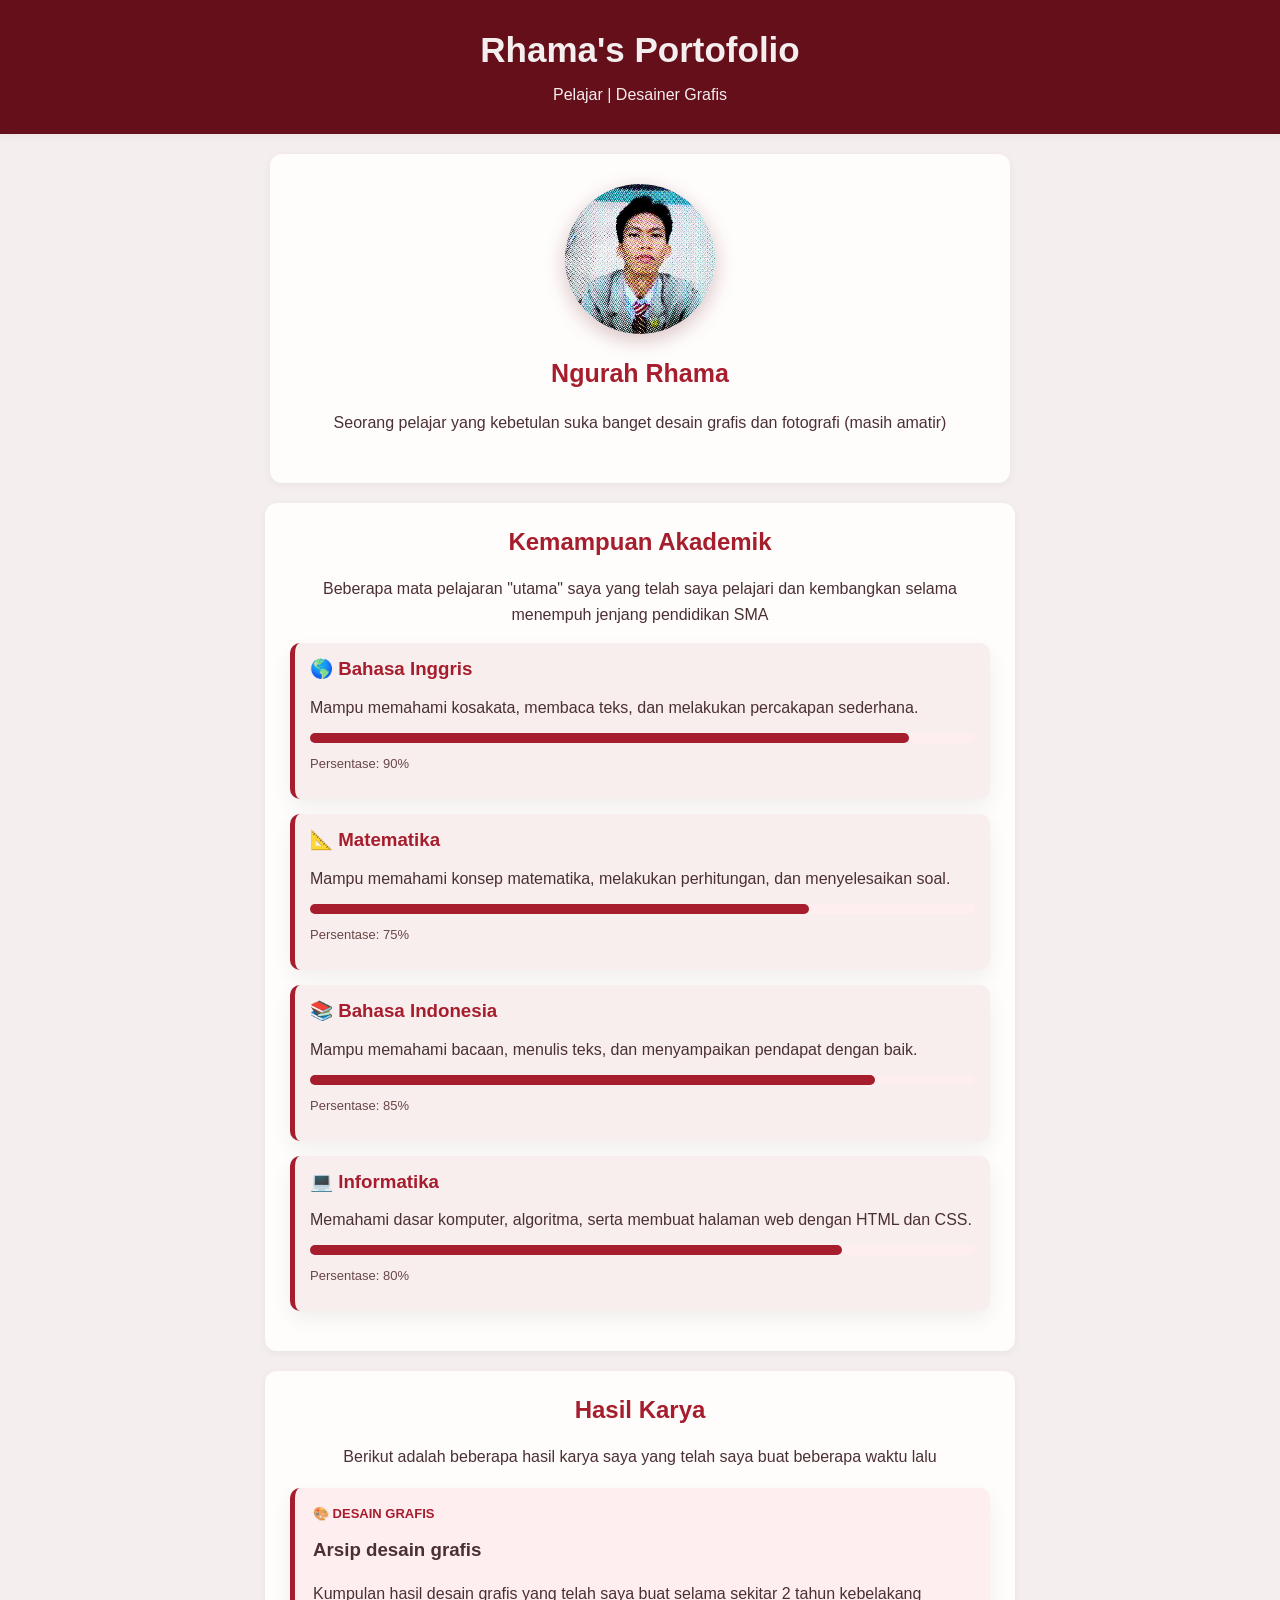
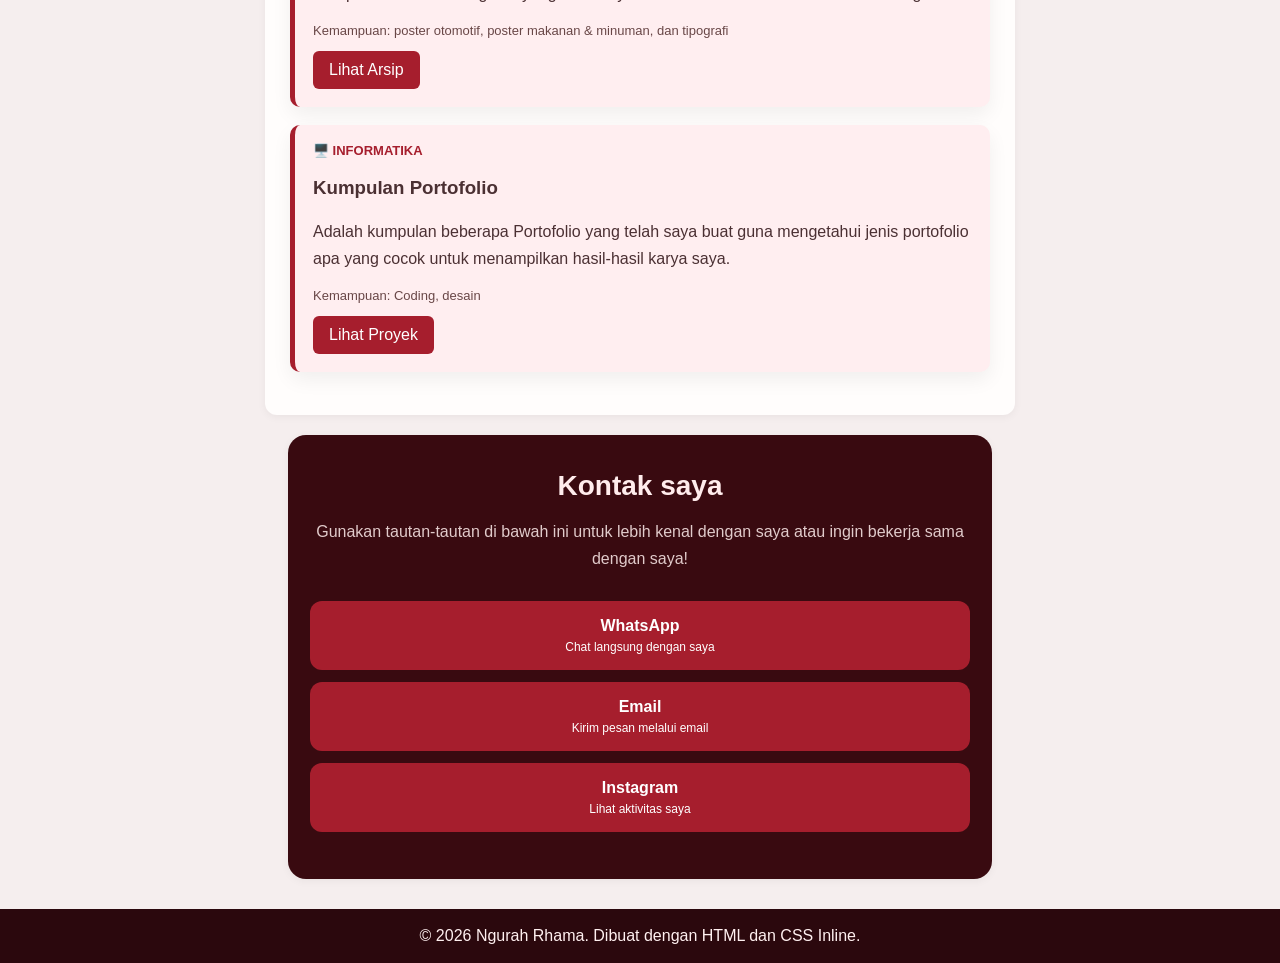
<file: index.html>
<!doctype html>
<html lang="id">
  <head>
    <meta charset="UTF-8" />
    <meta name="viewport" content="width=device-width, initial-scale=1.0" />
    <title>Rhama's Portofolio</title>
  </head>

  <body
    style="
      margin: 0;
      font-family: 'Segoe UI', Tahoma, Geneva, Verdana, sans-serif;
      background-color: #f5eeee;
      color: #4b3033;
    "
  >
    <!-- Bagian Header -->
    <header
      style="
        background-color: #650f1b;
        color: #f5eeee;
        text-align: center;
        padding: 30px 20px;
        box-shadow: 0 2px 8px rgba(0, 0, 0, 0.05);
      "
    >
      <h1 style="margin: 0; font-size: 35px">Rhama's Portofolio</h1>
      <p style="margin-bottom: 0">Pelajar | Desainer Grafis</p>
    </header>

    <!-- Bagian Profil -->
    <section
      style="
        text-align: center;
        padding: 30px 20px;
        background-color: #fffdfc;
        margin: 20px auto;
        max-width: 700px;
        border-radius: 12px;
        box-shadow: 0 2px 8px rgba(0, 0, 0, 0.05);
      "
    >
      <img
        src="profile.jpg"
        alt="Foto profil"
        style="
          width: 150px;
          height: 150px;
          border-radius: 50%;
          box-shadow: 0 6px 20px rgba(101, 15, 27, 0.25);
        "
      />

      <h2 style="color: #a61e2d; font-size: 25px">Ngurah Rhama</h2>

      <p style="line-height: 1.8">
        Seorang pelajar yang kebetulan suka banget desain grafis dan fotografi
        (masih amatir)
      </p>
    </section>

    <!-- Bagian Keahlian -->

    <!-- Bagian Kemampuan Akademik -->
    <section
      style="
        background-color: #fffdfc;
        padding: 25px;
        margin: 20px auto;
        max-width: 700px;
        border-radius: 12px;
        box-shadow: 0 2px 8px rgba(0, 0, 0, 0.05);
      "
    >
      <h2 style="color: #a61e2d; text-align: center; margin-top: 0">
        Kemampuan Akademik
      </h2>

      <p style="text-align: center; color: #4b3033; line-height: 1.6">
        Beberapa mata pelajaran "utama" saya yang telah saya pelajari dan
        kembangkan selama menempuh jenjang pendidikan SMA
      </p>

      <!-- Bahasa Inggris -->
      <div
        style="
          background-color: #f8eeee;
          padding: 15px;
          margin: 15px 0;
          border-radius: 10px;
          border-left: 5px solid #a61e2d;
          box-shadow: 0 8px 20px rgba(0, 0, 0, 0.06);
        "
      >
        <h3 style="margin-top: 0; color: #a61e2d">🌎 Bahasa Inggris</h3>
        <p>
          Mampu memahami kosakata, membaca teks, dan melakukan percakapan
          sederhana.
        </p>
        <div
          style="background-color: #ffeef0; height: 10px; border-radius: 10px"
        >
          <div
            style="
              background-color: #a61e2d;
              width: 90%;
              height: 10px;
              border-radius: 10px;
            "
          ></div>
        </div>
        <p style="font-size: 13px; color: #694747">Persentase: 90%</p>
      </div>

      <!-- Matematika -->
      <div
        style="
          background-color: #f8eeee;
          padding: 15px;
          margin: 15px 0;
          border-radius: 10px;
          border-left: 5px solid #a61e2d;
          box-shadow: 0 8px 20px rgba(0, 0, 0, 0.06);
        "
      >
        <h3 style="margin-top: 0; color: #a61e2d">📐 Matematika</h3>
        <p>
          Mampu memahami konsep matematika, melakukan perhitungan, dan
          menyelesaikan soal.
        </p>
        <div
          style="background-color: #ffeef0; height: 10px; border-radius: 10px"
        >
          <div
            style="
              background-color: #a61e2d;
              width: 75%;
              height: 10px;
              border-radius: 10px;
            "
          ></div>
        </div>
        <p style="font-size: 13px; color: #694747">Persentase: 75%</p>
      </div>

      <!-- Bahasa Indonesia -->
      <div
        style="
          background-color: #f8eeee;
          padding: 15px;
          margin: 15px 0;
          border-radius: 10px;
          border-left: 5px solid #a61e2d;
          box-shadow: 0 8px 20px rgba(0, 0, 0, 0.06);
        "
      >
        <h3 style="margin-top: 0; color: #a61e2d">📚 Bahasa Indonesia</h3>
        <p>
          Mampu memahami bacaan, menulis teks, dan menyampaikan pendapat dengan
          baik.
        </p>
        <div
          style="background-color: #ffeef0; height: 10px; border-radius: 10px"
        >
          <div
            style="
              background-color: #a61e2d;
              width: 85%;
              height: 10px;
              border-radius: 10px;
            "
          ></div>
        </div>
        <p style="font-size: 13px; color: #694747">Persentase: 85%</p>
      </div>

      <!-- Informatika -->
      <div
        style="
          background-color: #f8eeee;
          padding: 15px;
          margin: 15px 0;
          border-radius: 10px;
          border-left: 5px solid #a61e2d;
          box-shadow: 0 8px 20px rgba(0, 0, 0, 0.06);
        "
      >
        <h3 style="margin-top: 0; color: #a61e2d">💻 Informatika</h3>
        <p>
          Memahami dasar komputer, algoritma, serta membuat halaman web dengan
          HTML dan CSS.
        </p>
        <div
          style="background-color: #ffeef0; height: 10px; border-radius: 10px"
        >
          <div
            style="
              background-color: #a61e2d;
              width: 80%;
              height: 10px;
              border-radius: 10px;
            "
          ></div>
        </div>
        <p style="font-size: 13px; color: #694747">Persentase: 80%</p>
      </div>
    </section>

    <!-- Bagian Proyek -->

    <!-- Bagian Proyek dan Karya Saya -->
    <section
      style="
        background-color: #fffdfc;
        padding: 25px;
        margin: 20px auto;
        max-width: 700px;
        border-radius: 12px;
        box-shadow: 0 2px 8px rgba(0, 0, 0, 0.05);
      "
    >
      <h2 style="color: #a61e2d; text-align: center; margin-top: 0">
        Hasil Karya
      </h2>

      <p style="color: #4b3033; text-align: center; line-height: 1.6">
        Berikut adalah beberapa hasil karya saya yang telah saya buat beberapa
        waktu lalu
      </p>

      <!-- Proyek 1 -->
      <div
        style="
          background-color: #ffeef0;
          padding: 18px;
          margin: 18px 0;
          border-radius: 10px;
          border-left: 5px solid #a61e2d;
          box-shadow: 0 8px 20px rgba(0, 0, 0, 0.06);
        "
      >
        <p
          style="
            color: #a61e2d;
            font-size: 13px;
            font-weight: bold;
            margin-top: 0;
          "
        >
          🎨 DESAIN GRAFIS
        </p>

        <h3>Arsip desain grafis</h3>

        <p style="line-height: 1.7">
          Kumpulan hasil desain grafis yang telah saya buat selama sekitar 2
          tahun kebelakang
        </p>

        <p style="font-size: 13px; color: #694747">
          Kemampuan: poster otomotif, poster makanan & minuman, dan tipografi
        </p>

        <a
          href="desaingrafis.html"
          style="
            display: inline-block;
            background-color: #a61e2d;
            color: white;
            padding: 10px 16px;
            border-radius: 6px;
            text-decoration: none;
          "
        >
          Lihat Arsip
        </a>
      </div>

      <!-- Proyek 2 -->
      <!--<div
        style="
          background-color: #ffeef0;
          padding: 18px;
          margin: 18px 0;
          border-radius: 10px;
          border-left: 5px solid #a61e2d;
          box-shadow: 0 8px 20px rgba(0, 0, 0, 0.06);
        "
      >
        <p
          style="
            color: #a61e2d;
            font-size: 13px;
            font-weight: bold;
            margin-top: 0;
          "
        >
          📷 FOTOGRAFI
        </p>

        <h3>Galeri jepretan sederhana</h3>

        <p style="line-height: 1.7">
          Kumpulan foto-foto yang diambil menggunakan handphone, yang menurut
          saya <i>worth it</i> untuk dipamerkan
        </p>

        <p style="font-size: 13px; color: #694747">
          Kemampuan: Menggunakan aplikasi Snapseed dan Lightroom
        </p>

        <a
          href="https://belomdiatur.com"
          style="
            display: inline-block;
            background-color: #a61e2d;
            color: white;
            padding: 10px 16px;
            border-radius: 6px;
            text-decoration: none;
          "
        >
          Lihat Karya
        </a>
      </div>-->

      <!-- Proyek 3 -->
      <div
        style="
          background-color: #ffeef0;
          padding: 18px;
          margin: 18px 0;
          border-radius: 10px;
          border-left: 5px solid #a61e2d;
          box-shadow: 0 8px 20px rgba(0, 0, 0, 0.06);
        "
      >
        <p
          style="
            color: #a61e2d;
            font-size: 13px;
            font-weight: bold;
            margin-top: 0;
          "
        >
          🖥️ INFORMATIKA
        </p>

        <h3>Kumpulan Portofolio</h3>

        <p style="line-height: 1.7">
          Adalah kumpulan beberapa Portofolio yang telah saya buat guna 
          mengetahui jenis portofolio apa yang cocok untuk menampilkan hasil-hasil karya saya. 
        </p>

        <p style="font-size: 13px; color: #694747">Kemampuan: Coding, desain</p>

        <a
          href="index.html"
          style="
            display: inline-block;
            background-color: #a61e2d;
            color: white;
            padding: 10px 16px;
            border-radius: 6px;
            text-decoration: none;
          "
        >
          Lihat Proyek
        </a>
      </div>
    </section>

    <!-- Bagian Kontak -->

    <!-- Bagian Hubungi Saya -->
    <section
      style="
        background-color: #390a10;
        color: white;
        padding: 35px 22px;
        margin: 20px auto;
        max-width: 660px;
        border-radius: 18px;
        text-align: center;
        box-shadow: 0 2px 8px rgba(0, 0, 0, 0.05);
      "
    >
      <h2
        style="
          font-size: 28px;
          margin-top: 0;
          margin-bottom: 10px;
          color: rgb(255, 236, 236);
        "
      >
        Kontak saya
      </h2>

      <p style="color: #e1cbcb; line-height: 1.7; margin-bottom: 28px">
        Gunakan tautan-tautan di bawah ini untuk lebih kenal dengan saya atau
        ingin bekerja sama dengan saya!
      </p>

      <!-- Tombol WhatsApp -->
      <a
        href="https://wa.me/6282112170798"
        target="_blank"
        rel="noopener noreferrer"
        style="
          display: block;
          background-color: #a61e2d;
          color: white;
          padding: 16px;
          margin: 12px 0;
          border-radius: 12px;
          text-decoration: none;
          font-size: 16px;
          font-weight: bold;
        "
      >
        WhatsApp
        <span
          style="
            display: block;
            font-size: 12px;
            font-weight: normal;
            margin-top: 5px;
          "
        >
          Chat langsung dengan saya
        </span>
      </a>

      <!-- Tombol Email -->
      <a
        href="mailto:therhamaa@gmail.com"
        style="
          display: block;
          background-color: #a61e2d;
          color: white;
          padding: 16px;
          margin: 12px 0;
          border-radius: 12px;
          text-decoration: none;
          font-size: 16px;
          font-weight: bold;
        "
      >
        Email
        <span
          style="
            display: block;
            font-size: 12px;
            font-weight: normal;
            margin-top: 5px;
          "
        >
          Kirim pesan melalui email
        </span>
      </a>

      <!-- Tombol Instagram -->
      <a
        href="https://www.instagram.com/ngrhmaa_/"
        target="_blank"
        rel="noopener noreferrer"
        style="
          display: block;
          background-color: #a61e2d;
          color: white;
          padding: 16px;
          margin: 12px 0;
          border-radius: 12px;
          text-decoration: none;
          font-size: 16px;
          font-weight: bold;
        "
      >
        Instagram
        <span
          style="
            display: block;
            font-size: 12px;
            font-weight: normal;
            margin-top: 5px;
          "
        >
          Lihat aktivitas saya
        </span>
      </a>

      <!--<p
        style="
          color: #8f6d6d;
          font-size: 12px;
          margin-top: 25px;
          margin-bottom: 0;
        "
      >
        © 2026 Ngurah Rhama | Portofolio Pribadi
      </p>-->
    </section>

    <!-- Bagian Footer -->
    <footer
      style="
        background-color: #2b080d;
        color: rgb(255, 240, 240);
        text-align: center;
        padding: 18px;
        margin-top: 30px;
      "
    >
      <p style="margin: 0">
        &copy; 2026 Ngurah Rhama. Dibuat dengan HTML dan CSS Inline.
      </p>
    </footer>
  </body>
</html>
</file>
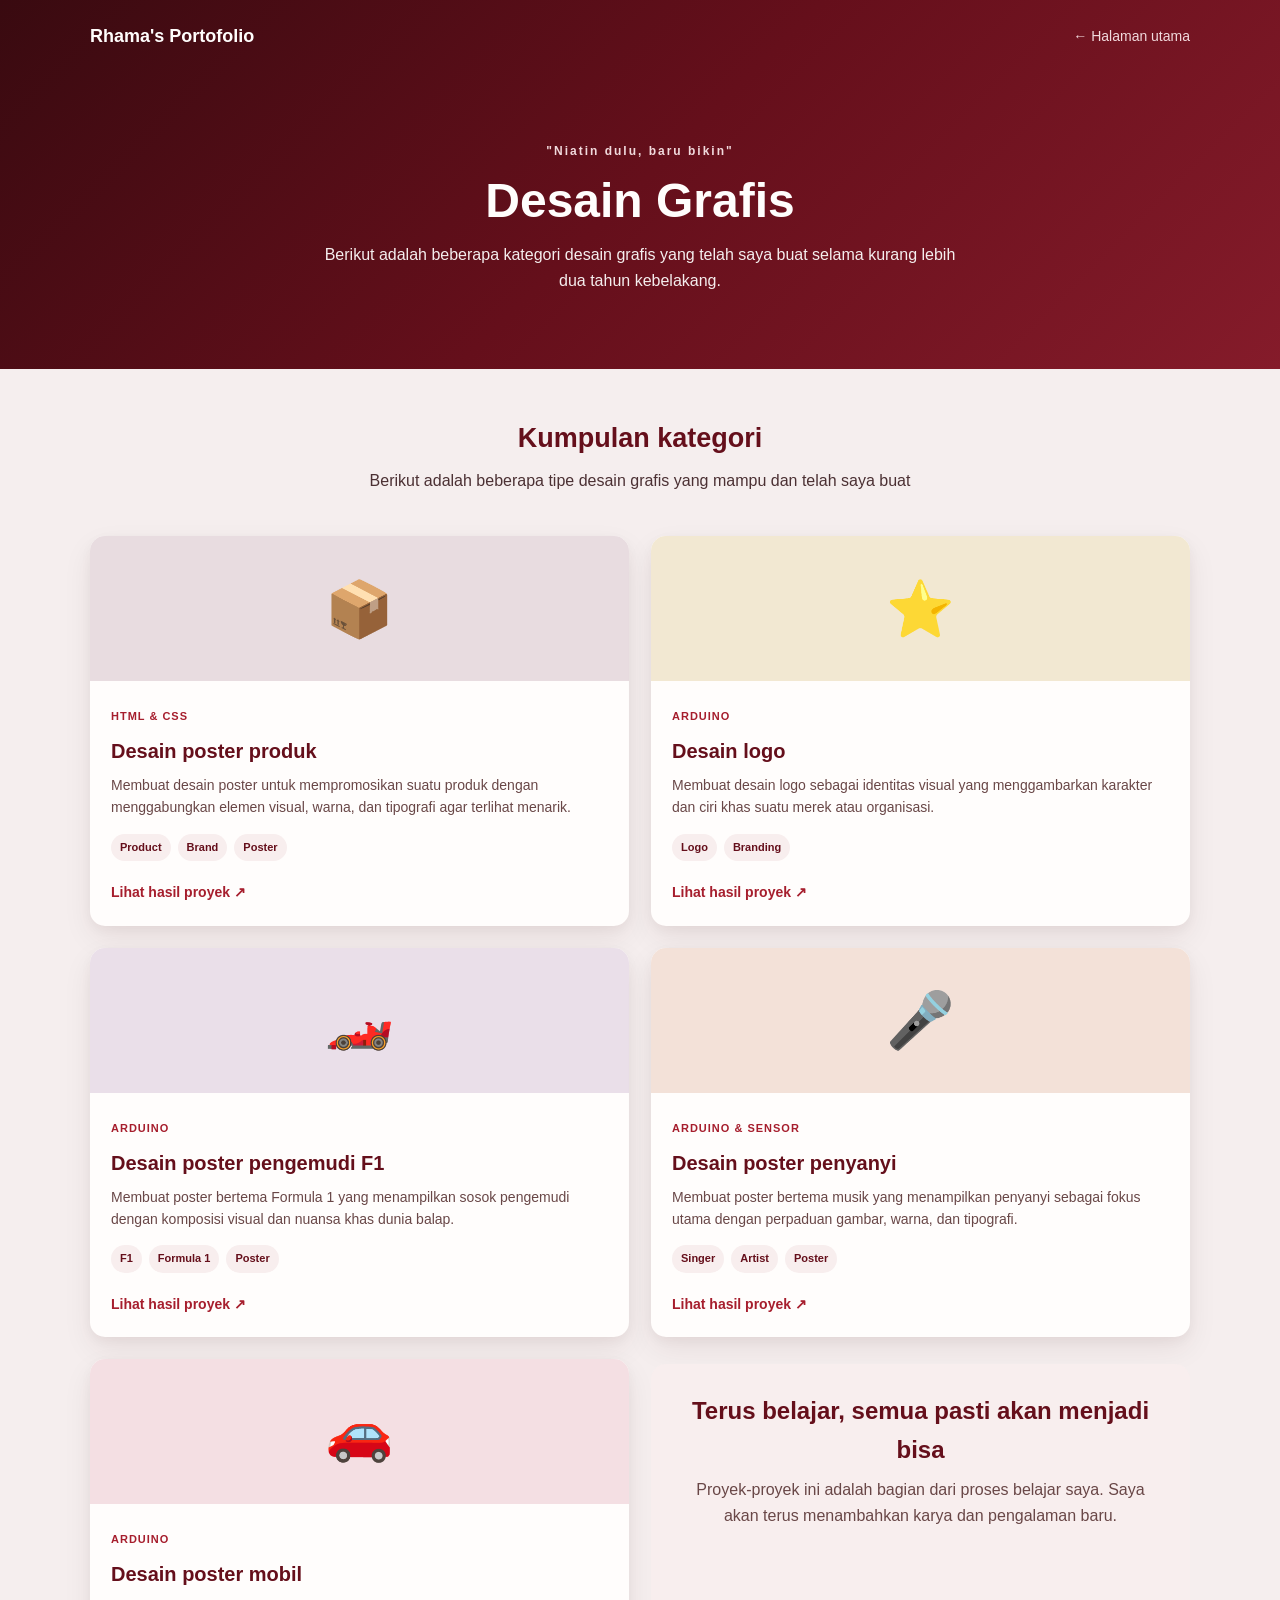
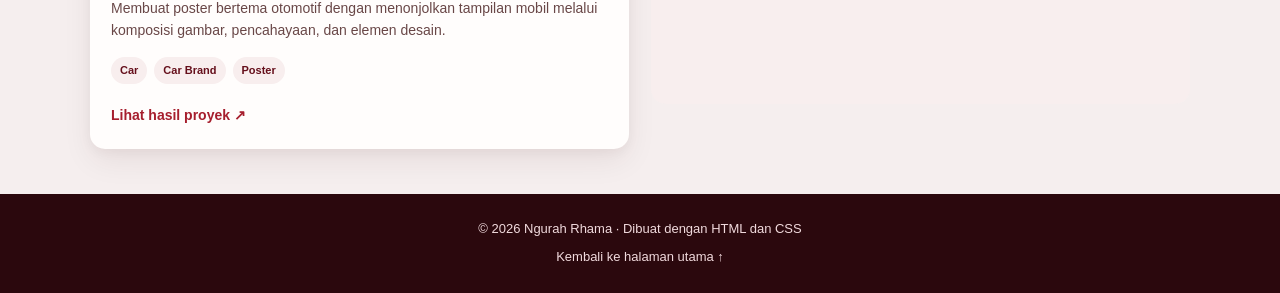
<file: desaingrafis.html>
<!DOCTYPE html>
<html lang="id">
<head>
  <meta charset="UTF-8">
  <meta name="viewport" content="width=device-width, initial-scale=1.0">
  <meta name="description" content="Kumpulan proyek Informatika saya.">
  <title>Proyek Informatika Saya</title>
  <link rel="stylesheet" href="style.css">
</head>
<body>
  <header class="site-header">
    <nav class="navbar">
      <a class="brand" href="index.html">Rhama's Portofolio</a>
      <a class="back-link" href="index.html">← Halaman utama</a>
    </nav>
    <div class="hero">
      <span class="eyebrow">"Niatin dulu, baru bikin"</span>
      <h1>Desain Grafis</h1>
      <p>Berikut adalah beberapa kategori desain grafis yang telah saya buat selama kurang lebih dua tahun kebelakang.</p>
    </div>
  </header>

  <main class="container">
    <section class="intro">
      <h2>Kumpulan kategori</h2>
      <p>Berikut adalah beberapa tipe desain grafis yang mampu dan telah saya buat</p>
    </section>

    <section class="project-grid" aria-label="Daftar proyek Informatika">
      <article class="project-card">
        <div class="project-visual visual-blue"><span>📦</span></div>
        <div class="project-content">
          <span class="category">HTML &amp; CSS</span><h3>Desain poster produk</h3>
          <p>Membuat desain poster untuk mempromosikan suatu produk dengan menggabungkan elemen visual, warna, dan tipografi agar terlihat menarik.</p>
          <div class="tags"><span>Product</span><span>Brand</span><span>Poster</span></div>
          <a class="project-link" href="https://www.behance.net/gallery/240010021/PRODUCT-POSTERS-DESIGN">Lihat hasil proyek ↗</a>
        </div>
      </article>

      <article class="project-card">
        <div class="project-visual visual-green"><span>⭐</span></div>
        <div class="project-content">
          <span class="category">Arduino</span><h3>Desain logo</h3>
          <p>Membuat desain logo sebagai identitas visual yang menggambarkan karakter dan ciri khas suatu merek atau organisasi.</p>
          <div class="tags"><span>Logo</span><span>Branding</span></div>
          <a class="project-link" href="https://www.behance.net/gallery/239942193/LOGO-DESIGN">Lihat hasil proyek ↗</a>
        </div>
      </article>

      <article class="project-card">
        <div class="project-visual visual-purple"><span>🏎️</span></div>
        <div class="project-content">
          <span class="category">Arduino</span><h3>Desain poster pengemudi F1</h3>
          <p>Membuat poster bertema Formula 1 yang menampilkan sosok pengemudi dengan komposisi visual dan nuansa khas dunia balap.</p>
          <div class="tags"><span>F1</span><span>Formula 1</span><span>Poster</span></div>
          <a class="project-link" href="https://www.behance.net/gallery/239941995/F1-DRIVER-POSTERS-DESIGN">Lihat hasil proyek ↗</a>
        </div>
      </article>

      <article class="project-card">
        <div class="project-visual visual-orange"><span>🎤</span></div>
        <div class="project-content">
          <span class="category">Arduino &amp; Sensor</span><h3>Desain poster penyanyi</h3>
          <p>Membuat poster bertema musik yang menampilkan penyanyi sebagai fokus utama dengan perpaduan gambar, warna, dan tipografi.</p>
          <div class="tags"><span>Singer</span><span>Artist</span><span>Poster</span></div>
          <a class="project-link" href="https://www.behance.net/gallery/239941339/SINGER-POSTERS-DESIGN">Lihat hasil proyek ↗</a>
        </div>
      </article>

      <article class="project-card">
        <div class="project-visual visual-pink"><span>🚗</span></div>
        <div class="project-content">
          <span class="category">Arduino</span><h3>Desain poster mobil</h3>
          <p>Membuat poster bertema otomotif dengan menonjolkan tampilan mobil melalui komposisi gambar, pencahayaan, dan elemen desain.</p>
          <div class="tags"><span>Car</span><span>Car Brand</span><span>Poster</span></div>
          <a class="project-link" href="https://www.behance.net/gallery/239940915/CAR-POSTERS-DESIGN">Lihat hasil proyek ↗</a>
        </div>
      </article>

    <section class="note">
      <h2>Terus belajar, semua pasti akan menjadi bisa</h2>
      <p>Proyek-proyek ini adalah bagian dari proses belajar saya. Saya akan terus menambahkan karya dan pengalaman baru.</p>
    </section>
  </main>

  <footer class="footer">
    <p>© 2026 Ngurah Rhama · Dibuat dengan HTML dan CSS</p>
    <a href="index.html">Kembali ke halaman utama ↑</a>
  </footer>
</body>
</html>
</file>
<file: style.css>
/* CSS EKSTERNAL - HALAMAN DESAIN GRAFIS */
* { box-sizing: border-box; }
html { scroll-behavior: smooth; }

body {
  margin: 0;
  font-family: 'Segoe UI', Tahoma, Geneva, Verdana, sans-serif;
  background: #f5eeee;
  color: #4b3033;
  line-height: 1.6;
}

.site-header {
  background: linear-gradient(135deg, #390a10, #650f1b, #851b2a);
  color: #fffdfc;
  padding: 0 7%;
}

.navbar {
  max-width: 1100px;
  margin: auto;
  min-height: 72px;
  display: flex;
  justify-content: space-between;
  align-items: center;
  gap: 20px;
}

.brand { color: #fffdfc; text-decoration: none; font-weight: bold; font-size: 18px; }
.back-link { color: #f1dadd; text-decoration: none; font-size: 14px; }
.back-link:hover, .footer a:hover { text-decoration: underline; }

.hero { max-width: 850px; margin: auto; text-align: center; padding: 65px 15px 75px; }
.eyebrow { display: inline-block; color: #f1dadd; font-size: 12px; font-weight: bold; letter-spacing: 2px; margin-bottom: 12px; }
.hero h1 { margin: 0 0 14px; font-size: clamp(32px, 5vw, 48px); line-height: 1.15; }
.hero p { max-width: 650px; margin: auto; color: #f5eeee; font-size: 16px; }

.container { width: min(1100px, 90%); margin: 0 auto; }
.intro { text-align: center; padding: 48px 10px 28px; }
.intro h2 { margin: 0 0 8px; color: #650f1b; font-size: 27px; }
.intro p { max-width: 650px; margin: auto; color: #4b3033; }

.project-grid { display: grid; grid-template-columns: repeat(2, minmax(0, 1fr)); gap: 22px; padding: 15px 0 45px; }

.project-card {
  background: #fffdfc;
  border-radius: 15px;
  overflow: hidden;
  box-shadow: 0 4px 12px rgba(57, 10, 16, .04), 0 12px 30px rgba(57, 10, 16, .07);
  transition: transform .2s ease, box-shadow .2s ease;
}

.project-card:hover {
  transform: translateY(-5px);
  box-shadow: 0 8px 20px rgba(57, 10, 16, .08), 0 18px 38px rgba(57, 10, 16, .12);
}

.project-visual { min-height: 145px; display: flex; justify-content: center; align-items: center; }
.project-visual span { font-size: 55px; }

/* Warna header tiap kartu mengikuti nuansa ikon/proyeknya */
.visual-blue { background: #e8dce0; }
.visual-green { background: #f2e8d2; }
.visual-purple { background: #eadfe9; }
.visual-orange { background: #f3e1d8; }
.visual-pink { background: #f4dfe3; }
.visual-teal { background: #dcebe7; }
.visual-yellow { background: #f5edcf; }
.visual-slate { background: #e5e1df; }

.project-content { padding: 21px; }
.category { color: #a61e2d; font-size: 11px; font-weight: bold; letter-spacing: 1px; text-transform: uppercase; }
.project-content h3 { margin: 7px 0; color: #650f1b; font-size: 20px; }
.project-content p { color: #694747; font-size: 14px; margin: 0 0 15px; }
.tags { display: flex; flex-wrap: wrap; gap: 7px; margin-bottom: 18px; }
.tags span { background: #f8eeee; color: #650f1b; padding: 5px 9px; border-radius: 20px; font-size: 11px; font-weight: bold; }
.project-link { display: inline-block; color: #a61e2d; font-size: 14px; font-weight: bold; text-decoration: none; }
.project-link:hover { color: #650f1b; text-decoration: underline; }

.note { background: #f8eeee; border-radius: 15px; padding: 28px; text-align: center; margin: 5px 0 45px; }
.note h2 { margin: 0 0 8px; color: #650f1b; }
.note p { color: #694747; margin: 0; }

.footer { background: #2b080d; color: #f1dadd; text-align: center; padding: 25px 15px; font-size: 13px; }
.footer p { margin: 0 0 7px; }
.footer a { color: #f1dadd; text-decoration: none; }

@media (max-width: 650px) {
  .site-header { padding: 0 5%; }
  .navbar { min-height: 65px; }
  .brand { font-size: 15px; }
  .back-link { font-size: 12px; }
  .hero { padding: 48px 5px 55px; }
  .hero p { font-size: 14px; }
  .container { width: 92%; }
  .project-grid { grid-template-columns: 1fr; gap: 17px; }
  .project-visual { min-height: 125px; }
  .intro { padding-top: 35px; }
}
</file>
